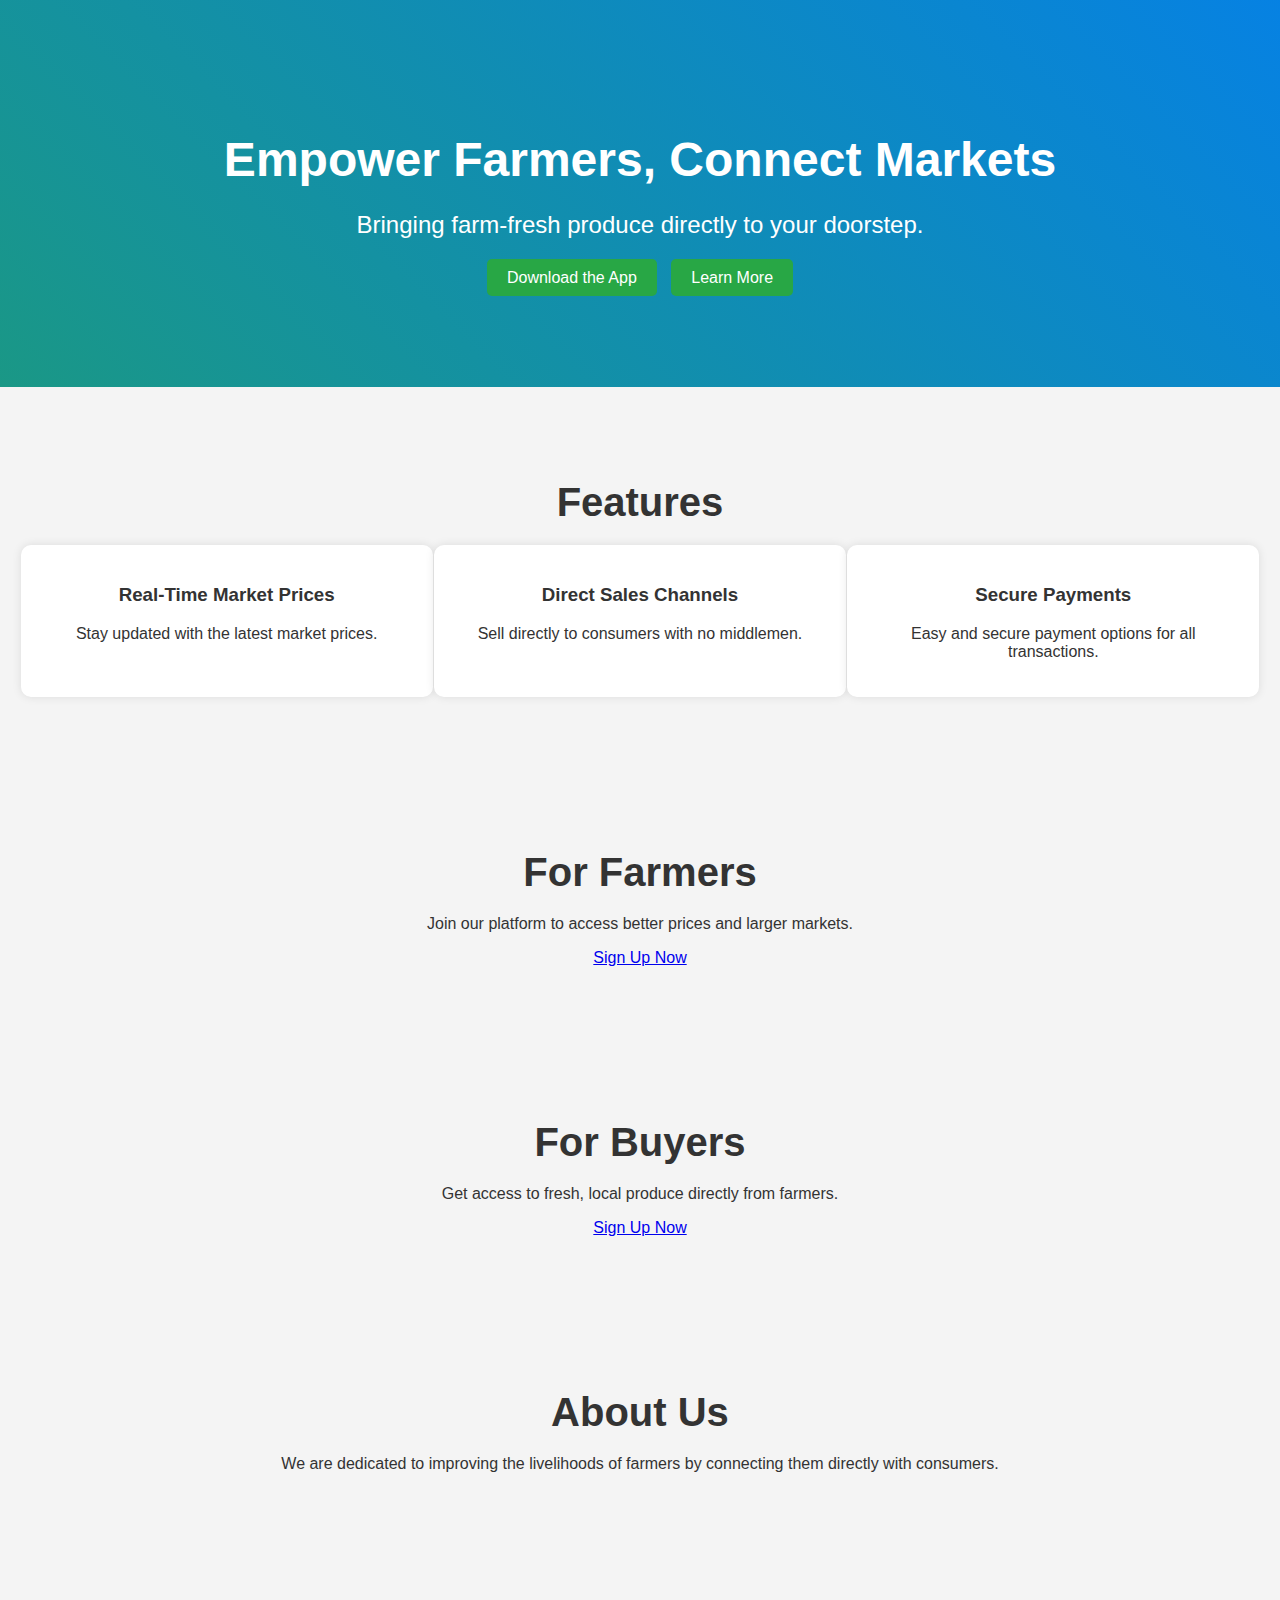
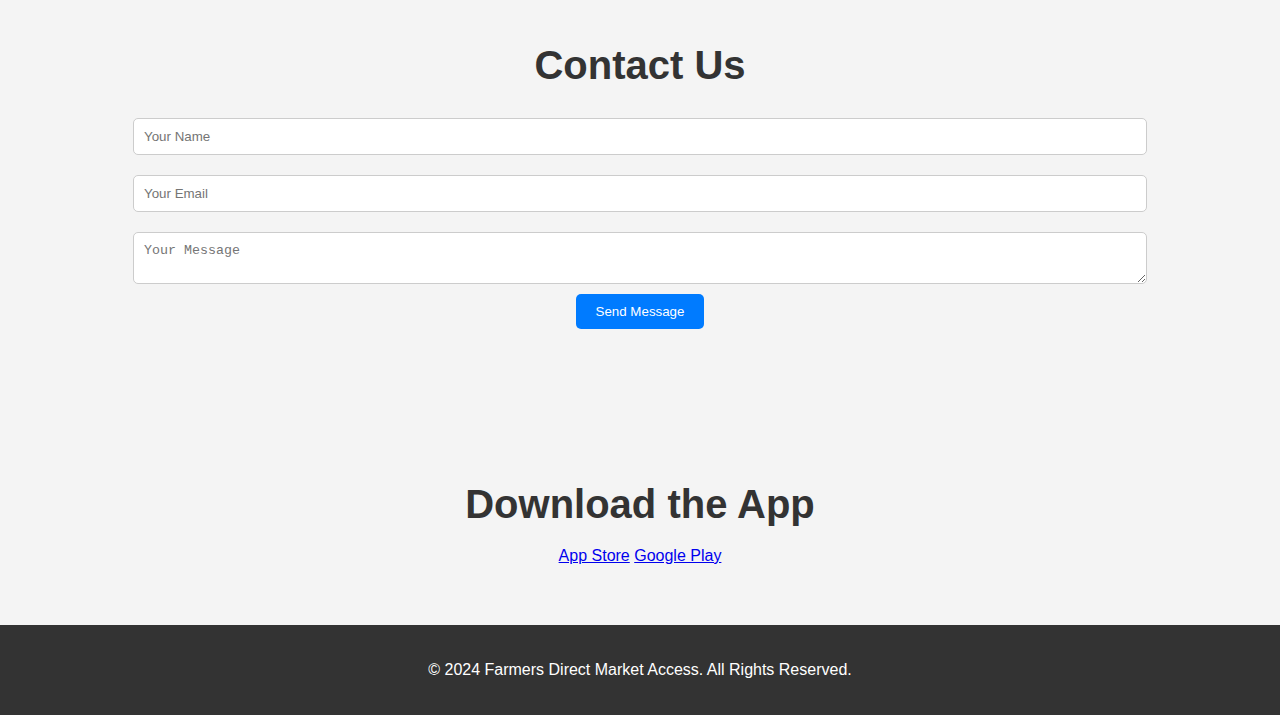
<file: index.html>
<!DOCTYPE html>
<html lang="en">
<head>
    <meta charset="UTF-8">
    <meta name="viewport" content="width=device-width, initial-scale=1.0">
    <title>Farmers Direct Market Access</title>
    <link rel="stylesheet" href="styles.css">
</head>
<body>

    
    <!-- Hero Section -->
    <header class="hero">
        <h1>Empower Farmers, Connect Markets</h1>
        <p>Bringing farm-fresh produce directly to your doorstep.</p>
        <a href="#download" class="btn">Download the App</a>
        <a href="#features" class="btn">Learn More</a>
    </header>

    <!-- Features Section -->
    <section id="features">
        <h2>Features</h2>
        <div class="features-container">
            <div class="feature">
                <h3>Real-Time Market Prices</h3>
                <p>Stay updated with the latest market prices.</p>
            </div>
            <div class="feature">
                <h3>Direct Sales Channels</h3>
                <p>Sell directly to consumers with no middlemen.</p>
            </div>
            <div class="feature">
                <h3>Secure Payments</h3>
                <p>Easy and secure payment options for all transactions.</p>
            </div>
        </div>
    </section>

  <!-- For Farmers Section -->
<section id="farmers">
    <h2>For Farmers</h2>
    <p>Join our platform to access better prices and larger markets.</p>
    <a href="signup.html" class="btn">Sign Up Now</a>
</section>

<!-- For Buyers Section -->
<section id="buyers">
    <h2>For Buyers</h2>
    <p>Get access to fresh, local produce directly from farmers.</p>
    <a href="signup.html" class="btn">Sign Up Now</a>
</section>


    <!-- About Us Section -->
    <section id="about">
        <h2>About Us</h2>
        <p>We are dedicated to improving the livelihoods of farmers by connecting them directly with consumers.</p>
    </section>

    <!-- Contact Us Section -->
    <section id="contact">
        <h2>Contact Us</h2>
        <form>
            <input type="text" name="name" placeholder="Your Name">
            <input type="email" name="email" placeholder="Your Email">
            <textarea name="message" placeholder="Your Message"></textarea>
            <button type="submit" class="btn">Send Message</button>
        </form>
    </section>

    <!-- Download Section -->
    <section id="download">
        <h2>Download the App</h2>
        <a href="#" class="btn">App Store</a>
        <a href="#" class="btn">Google Play</a>
    </section>

    <!-- Footer -->
    <footer>
        <p>&copy; 2024 Farmers Direct Market Access. All Rights Reserved.</p>
    </footer>

    <script src="scripts.js"></script>
</body>
</html>
</file>
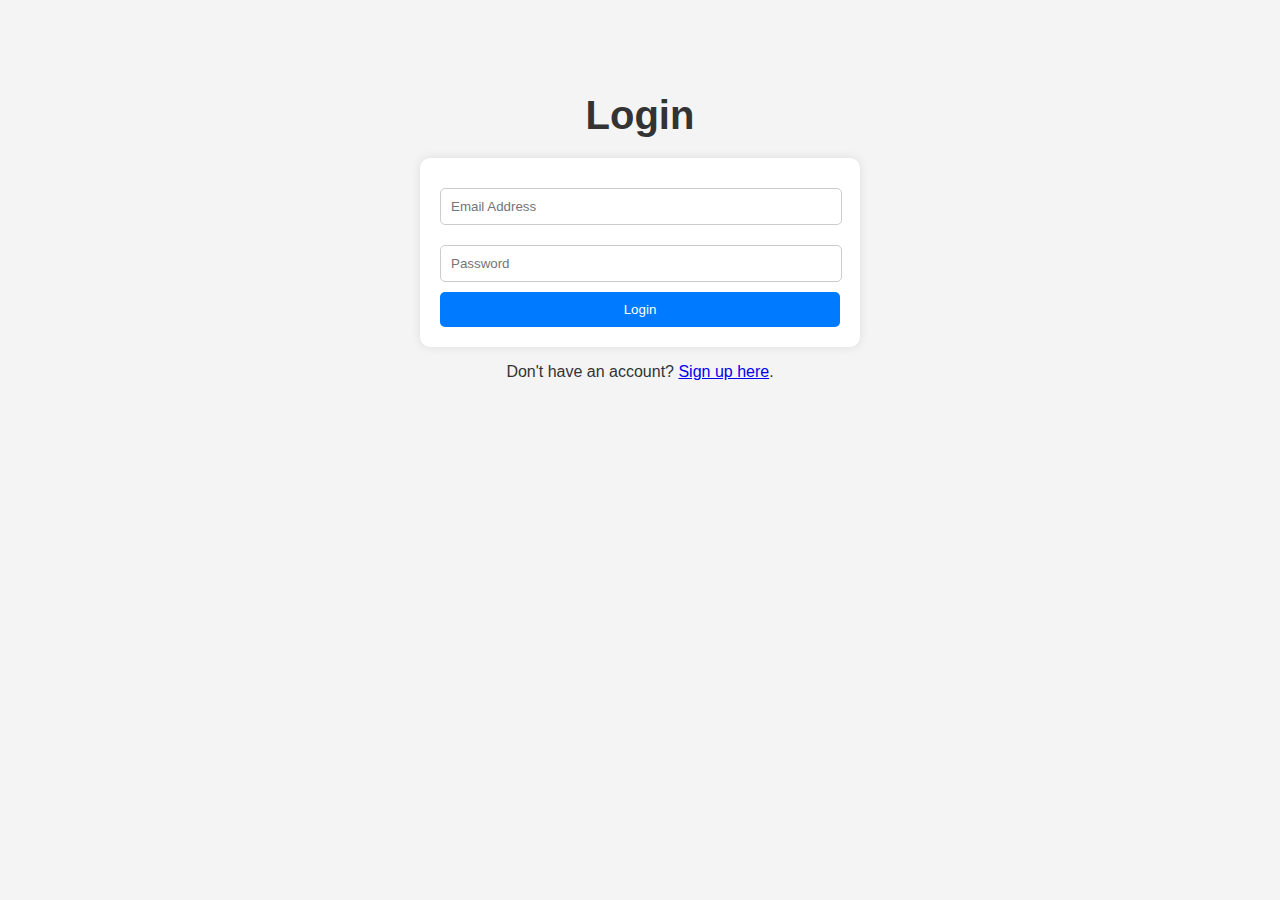
<file: login.html>
<!DOCTYPE html>
<html lang="en">
<head>
    <meta charset="UTF-8">
    <meta name="viewport" content="width=device-width, initial-scale=1.0">
    <title>Login - Farmers Direct Market Access</title>
    <link rel="stylesheet" href="styles.css">
</head>
<body>
    <!-- Login Section -->
    <section id="login" class="login-section">
        <h2>Login</h2>
        <form action="submit_login.php" method="POST" class="login-form">
            <input type="email" name="email" placeholder="Email Address" required>
            <input type="password" name="password" placeholder="Password" required>
            <button type="submit" class="btn">Login</button>
        </form>
        <p>Don't have an account? <a href="signup.html">Sign up here</a>.</p>
    </section>

    <script src="scripts.js"></script>
</body>
</html>
</file>
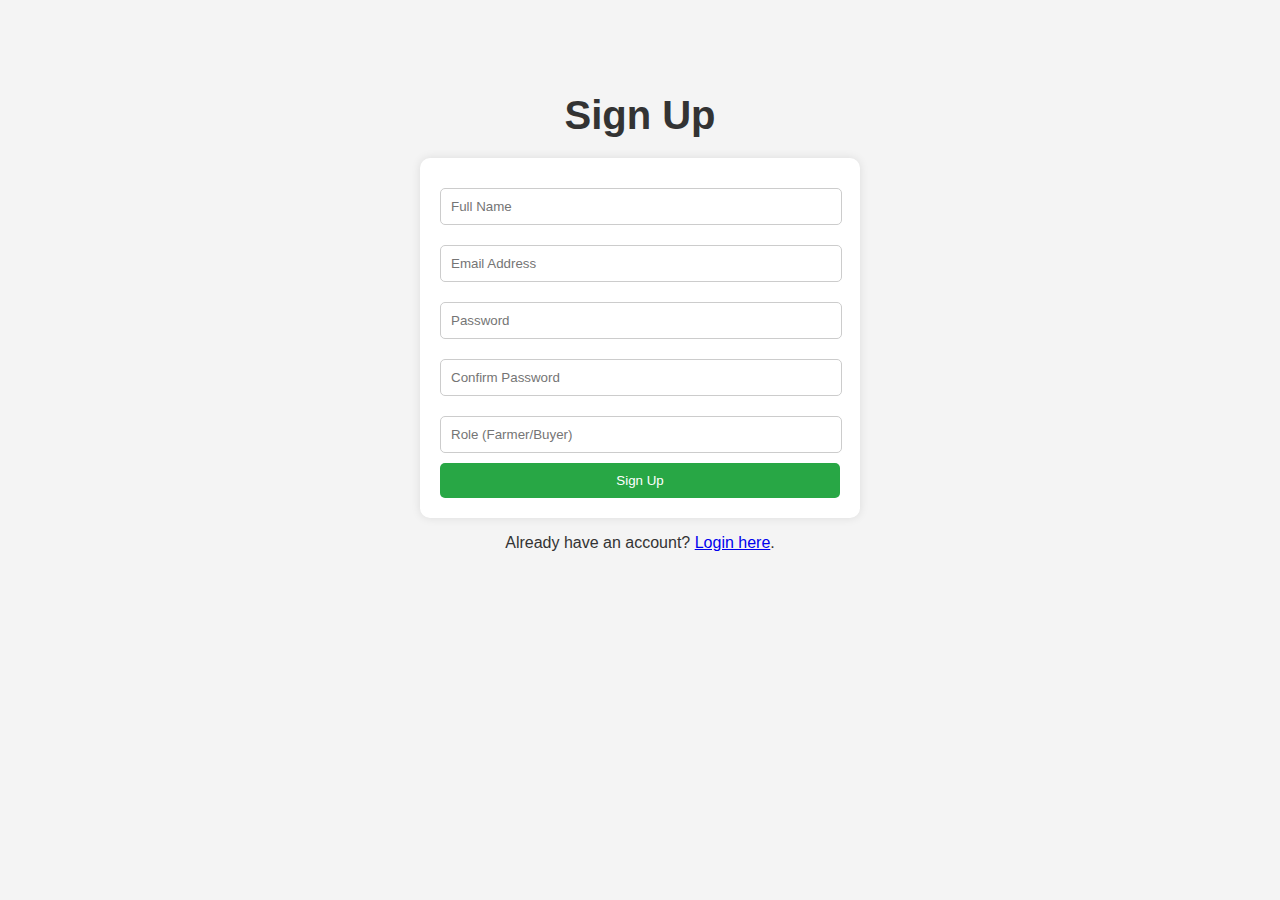
<file: signup.html>
<!DOCTYPE html>
<html lang="en">
<head>
    <meta charset="UTF-8">
    <meta name="viewport" content="width=device-width, initial-scale=1.0">
    <title>Sign Up - Farmers Direct Market Access</title>
    <link rel="stylesheet" href="styles.css">
</head>
<body>
    <!-- Signup Section -->
    <section id="signup" class="signup-section">
        <h2>Sign Up</h2>
        <form action="submit_signup.php" method="POST" class="signup-form">
            <input type="text" name="fullname" placeholder="Full Name" required>
            <input type="email" name="email" placeholder="Email Address" required>
            <input type="password" name="password" placeholder="Password" required>
            <input type="password" name="confirm_password" placeholder="Confirm Password" required>
            <input type="text" name="role" placeholder="Role (Farmer/Buyer)" required>
            <button type="submit" class="btn">Sign Up</button>
        </form>
        <p>Already have an account? <a href="login.html">Login here</a>.</p>
    </section>

    <script src="scripts.js"></script>
</body>
</html>
</file>
<file: styles.css>
body {
    font-family: Arial, sans-serif;
    margin: 0;
    padding: 0;
    background-color: #f4f4f4;
    color: #333;
}

/* Hero Section Background Animation */
.hero {
    position: relative;
    color: #fff;
    text-align: center;
    padding: 100px 20px;
    overflow: hidden;
}

.hero::before {
    content: "";
    position: absolute;
    top: 0;
    left: 0;
    width: 100%;
    height: 100%;
    background: linear-gradient(45deg, #28a745, #007bff, #ffc107);
    background-size: 400% 400%;
    animation: gradientAnimation 10s ease infinite;
    z-index: -1;
}

@keyframes gradientAnimation {
    0% { background-position: 0% 50%; }
    50% { background-position: 100% 50%; }
    100% { background-position: 0% 50%; }
}

.hero h1 {
    position: relative;
    z-index: 1;
    font-size: 3em;
    margin-bottom: 20px;
}


header.hero p {
    font-size: 1.5em;
    margin-bottom: 30px;
}

header.hero .btn {
    text-decoration: none;
    background-color: #28a745;
    color: white;
    padding: 10px 20px;
    border-radius: 5px;
    margin: 5px;
}

section {
    padding: 60px 20px;
    text-align: center;
}

h2 {
    font-size: 2.5em;
    margin-bottom: 20px;
}

.features-container {
    display: flex;
    justify-content: space-around;
}

.feature {
    background-color: #fff;
    padding: 20px;
    border-radius: 10px;
    box-shadow: 0 0 10px rgba(0,0,0,0.1);
    width: 30%;
}

#contact form {
    display: flex;
    flex-direction: column;
    align-items: center;
}

#contact input, #contact textarea {
    width: 80%;
    padding: 10px;
    margin: 10px 0;
    border-radius: 5px;
    border: 1px solid #ccc;
}

#contact button.btn {
    padding: 10px 20px;
    background-color: #007bff;
    color: white;
    border: none;
    border-radius: 5px;
    cursor: pointer;
}

footer {
    background-color: #333;
    color: white;
    text-align: center;
    padding: 20px 0;
}

.signup-section {
    padding: 60px 20px;
    text-align: center;
    background-color: #f4f4f4;
}

.signup-form {
    display: inline-block;
    text-align: left;
    max-width: 400px;
    width: 100%;
    background-color: #fff;
    padding: 20px;
    border-radius: 10px;
    box-shadow: 0 0 10px rgba(0,0,0,0.1);
}

.signup-form input {
    width: calc(100% - 20px);
    padding: 10px;
    margin: 10px 0;
    border-radius: 5px;
    border: 1px solid #ccc;
}

.signup-form button.btn {
    width: 100%;
    padding: 10px;
    background-color: #28a745;
    color: white;
    border: none;
    border-radius: 5px;
    cursor: pointer;
}

.login-section {
    padding: 60px 20px;
    text-align: center;
    background-color: #f4f4f4;
}

.login-form {
    display: inline-block;
    text-align: left;
    max-width: 400px;
    width: 100%;
    background-color: #fff;
    padding: 20px;
    border-radius: 10px;
    box-shadow: 0 0 10px rgba(0,0,0,0.1);
}

.login-form input {
    width: calc(100% - 20px);
    padding: 10px;
    margin: 10px 0;
    border-radius: 5px;
    border: 1px solid #ccc;
}

.login-form button.btn {
    width: 100%;
    padding: 10px;
    background-color: #007bff;
    color: white;
    border: none;
    border-radius: 5px;
    cursor: pointer;
}
</file>
